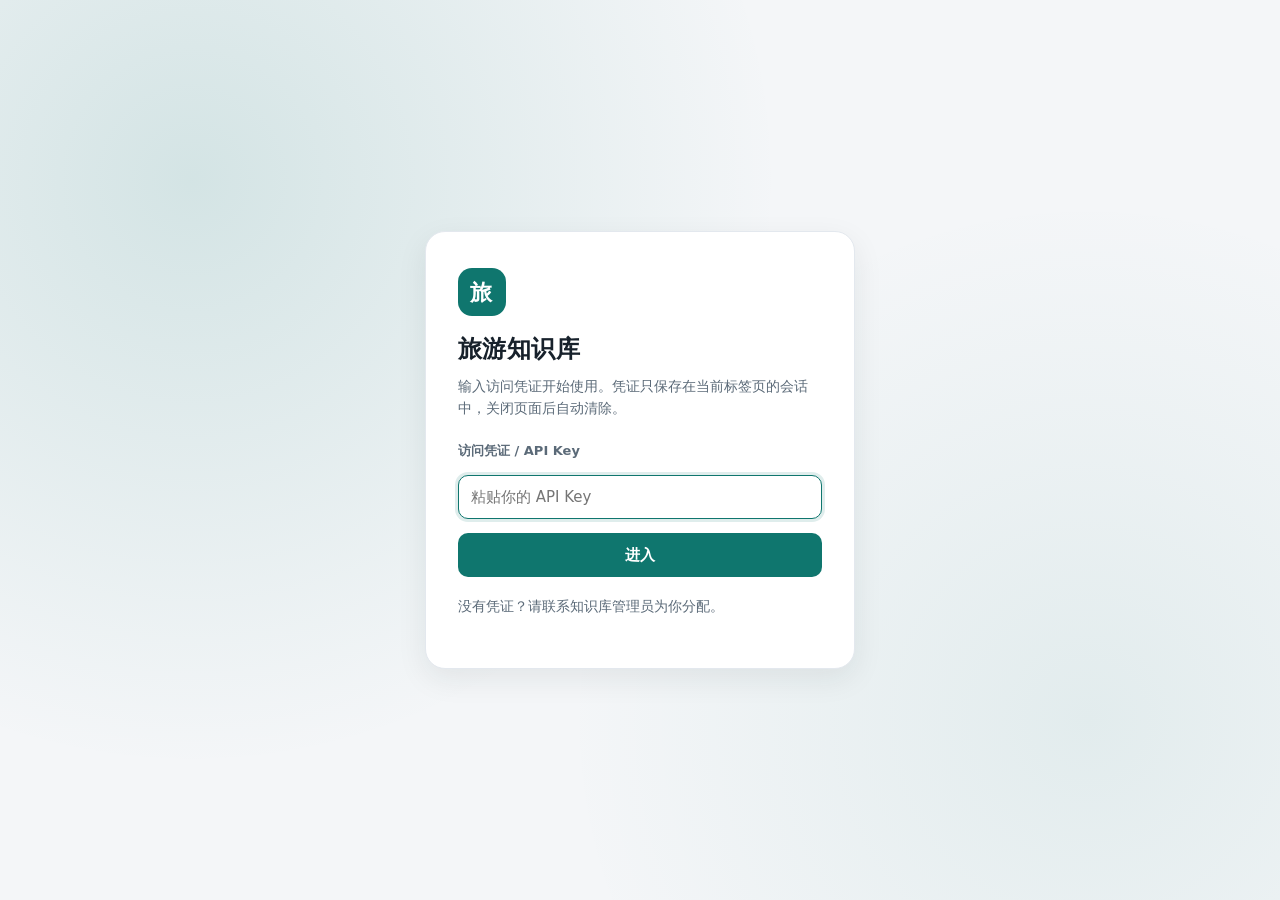
<file: app/static/app/index.html>
<!doctype html>
<html lang="zh-CN">
<head>
  <meta charset="utf-8">
  <meta name="viewport" content="width=device-width, initial-scale=1">
  <title>旅游知识库 · 智能旅行助手</title>
  <link rel="stylesheet" href="app.css">
</head>
<body>
  <div id="credential-gate" class="gate">
    <div class="gate-card">
      <div class="brand-mark">旅</div>
      <h1>旅游知识库</h1>
      <p class="muted">输入访问凭证开始使用。凭证只保存在当前标签页的会话中，关闭页面后自动清除。</p>
      <form id="gate-form" novalidate>
        <label class="field-label" for="api-key">访问凭证 / API Key</label>
        <input id="api-key" type="password" autocomplete="off" placeholder="粘贴你的 API Key" required>
        <p id="gate-error" class="error" role="alert" hidden></p>
        <button id="gate-submit" class="primary block" type="submit">进入</button>
      </form>
      <p class="gate-hint muted">没有凭证？请联系知识库管理员为你分配。</p>
    </div>
  </div>

  <div id="workspace" class="workspace" hidden>
    <header class="topbar">
      <div class="brand">
        <div class="brand-mark small">旅</div>
        <div>
          <div class="brand-name">旅游知识库</div>
          <div class="brand-sub">智能旅行助手</div>
        </div>
      </div>
      <nav class="tabs" role="tablist" aria-label="功能">
        <button class="tab active" data-tab="chat" role="tab" type="button">问答</button>
        <button class="tab" data-tab="search" role="tab" type="button">检索</button>
        <button class="tab" data-tab="plan" role="tab" type="button">行程</button>
        <button class="tab" data-tab="recommend" role="tab" type="button">推荐</button>
      </nav>
      <div class="topbar-actions">
        <span id="connection" class="pill">未连接</span>
        <button id="change-key" class="ghost small" type="button">更换凭证</button>
      </div>
    </header>

    <main class="main">
      <section id="panel-chat" class="panel active">
        <div class="panel-head">
          <div>
            <h1>知识库问答</h1>
            <p class="muted">基于已导入的旅游资料回答，并标注引用来源。</p>
          </div>
          <button id="new-chat" class="ghost" type="button">新对话</button>
        </div>

        <div id="chat-log" class="chat-log" aria-live="polite"></div>

        <form id="chat-form" class="chat-form">
          <textarea id="chat-input" rows="2" maxlength="1000" placeholder="输入你的问题，Enter 发送，Shift+Enter 换行"></textarea>
          <button id="chat-send" class="primary" type="submit">发送</button>
        </form>
        <p id="chat-status" class="status muted" role="status"></p>
      </section>

      <section id="panel-search" class="panel">
        <div class="panel-head">
          <div>
            <h1>知识检索</h1>
            <p class="muted">直接查看知识库命中的原始片段，适合核对资料来源。</p>
          </div>
        </div>
        <form id="search-form" class="card toolbar">
          <input id="search-query" placeholder="输入检索问题，例如：三亚亲子景点推荐" maxlength="1000" required>
          <select id="search-mode" aria-label="检索模式">
            <option value="hybrid">混合检索</option>
            <option value="dense">语义检索</option>
            <option value="sparse">关键词检索</option>
          </select>
          <input id="search-topk" type="number" min="1" max="20" value="5" aria-label="结果数量">
          <input id="search-city" list="city-options" placeholder="城市（可选）" aria-label="城市">
          <input id="search-type" list="type-options" placeholder="内容类型（可选）" aria-label="内容类型">
          <button id="search-submit" class="primary" type="submit">检索</button>
        </form>
        <p id="search-status" class="status muted" role="status"></p>
        <div id="search-results" class="results"></div>
      </section>

      <section id="panel-plan" class="panel">
        <div class="panel-head">
          <div>
            <h1>行程规划</h1>
            <p class="muted">填写偏好，生成带来源的逐日行程与预算参考。</p>
          </div>
        </div>
        <form id="plan-form" class="card form-grid">
          <label class="field">
            <span class="field-label">目的地</span>
            <input id="plan-destination" list="city-options" maxlength="50" placeholder="例如：三亚" required>
          </label>
          <label class="field">
            <span class="field-label">天数</span>
            <input id="plan-days" type="number" min="1" max="10" value="3">
          </label>
          <label class="field">
            <span class="field-label">出行人数</span>
            <input id="plan-travelers" type="number" min="1" max="20" value="2">
          </label>
          <label class="field">
            <span class="field-label">同行类型</span>
            <select id="plan-type">
              <option value="solo">独自出行</option>
              <option value="couple" selected>情侣 / 夫妻</option>
              <option value="family">亲子家庭</option>
              <option value="elderly">长辈同行</option>
              <option value="friends">朋友结伴</option>
            </select>
          </label>
          <label class="field">
            <span class="field-label">节奏</span>
            <select id="plan-pace">
              <option value="relaxed">轻松</option>
              <option value="balanced" selected>适中</option>
              <option value="intensive">紧凑</option>
            </select>
          </label>
          <label class="field">
            <span class="field-label">总预算（元，可选）</span>
            <input id="plan-budget" type="number" min="0" placeholder="例如：5000">
          </label>
          <label class="field">
            <span class="field-label">住宿偏好（可选）</span>
            <input id="plan-hotel" maxlength="50" placeholder="例如：海景酒店">
          </label>
          <label class="field span-2">
            <span class="field-label">兴趣（逗号分隔，最多 5 个）</span>
            <input id="plan-interests" placeholder="例如：海鲜、海滩、亲子">
          </label>
          <label class="field span-2">
            <span class="field-label">补充说明（可选）</span>
            <textarea id="plan-notes" rows="2" maxlength="500" placeholder="例如：带 5 岁小孩，希望少走路"></textarea>
          </label>
          <div class="span-2 form-actions">
            <button id="plan-submit" class="primary" type="submit">生成行程</button>
            <span id="plan-status" class="status muted" role="status"></span>
          </div>
        </form>
        <div id="plan-result" class="results"></div>
      </section>

      <section id="panel-recommend" class="panel">
        <div class="panel-head">
          <div>
            <h1>旅行推荐</h1>
            <p class="muted">按景点、美食、酒店或线路获取推荐清单。</p>
          </div>
        </div>
        <form id="recommend-form" class="card form-grid">
          <label class="field">
            <span class="field-label">目的地</span>
            <input id="recommend-destination" list="city-options" maxlength="50" placeholder="例如：三亚" required>
          </label>
          <label class="field">
            <span class="field-label">推荐类别</span>
            <select id="recommend-category">
              <option value="综合" selected>综合</option>
              <option value="景点">景点</option>
              <option value="美食">美食</option>
              <option value="酒店">酒店</option>
              <option value="线路">线路</option>
            </select>
          </label>
          <label class="field">
            <span class="field-label">结果数量</span>
            <input id="recommend-topk" type="number" min="1" max="10" value="5">
          </label>
          <label class="field">
            <span class="field-label">同行类型</span>
            <select id="recommend-type">
              <option value="solo">独自出行</option>
              <option value="couple" selected>情侣 / 夫妻</option>
              <option value="family">亲子家庭</option>
              <option value="elderly">长辈同行</option>
              <option value="friends">朋友结伴</option>
            </select>
          </label>
          <label class="field span-2">
            <span class="field-label">兴趣（逗号分隔，最多 5 个）</span>
            <input id="recommend-interests" placeholder="例如：海鲜、日落、拍照">
          </label>
          <label class="field span-2">
            <span class="field-label">补充说明（可选）</span>
            <textarea id="recommend-notes" rows="2" maxlength="500" placeholder="例如：预算有限，偏好本地人常去的地方"></textarea>
          </label>
          <div class="span-2 form-actions">
            <button id="recommend-submit" class="primary" type="submit">获取推荐</button>
            <span id="recommend-status" class="status muted" role="status"></span>
          </div>
        </form>
        <div id="recommend-result" class="results"></div>
      </section>
    </main>
  </div>

  <datalist id="city-options"></datalist>
  <datalist id="type-options"></datalist>
  <div id="toast" class="toast" role="status" aria-live="polite"></div>

  <template id="chat-empty-template">
    <div class="chat-empty">
      <p class="muted">从知识库里找答案。可以试试：</p>
      <div class="suggestions">
        <button class="suggestion" type="button" data-prompt="三亚有哪些适合亲子的景点？">三亚亲子景点</button>
        <button class="suggestion" type="button" data-prompt="去三亚三天怎么安排行程？">三亚三日行程</button>
        <button class="suggestion" type="button" data-prompt="三亚有哪些值得推荐的海鲜餐厅？">三亚海鲜推荐</button>
      </div>
    </div>
  </template>

  <script src="app.js"></script>
</body>
</html>
</file>
<file: app/static/app/app.css>
:root {
  --bg: #f4f6f8;
  --surface: #ffffff;
  --ink: #17212b;
  --ink-soft: #5b6a78;
  --line: #e3e8ee;
  --accent: #0f766e;
  --accent-strong: #0b5d57;
  --accent-soft: #e6f4f1;
  --danger: #b42318;
  --danger-soft: #fef3f2;
  --warning: #b45309;
  --warning-soft: #fffbeb;
  --radius: 14px;
  --shadow: 0 10px 30px rgba(23, 33, 43, 0.08);
  --font: "Segoe UI", "PingFang SC", "Hiragino Sans GB", "Microsoft YaHei", system-ui, sans-serif;
}

* {
  box-sizing: border-box;
}

[hidden] {
  display: none !important;
}

html,
body {
  margin: 0;
  min-height: 100%;
}

body {
  background: var(--bg);
  color: var(--ink);
  font-family: var(--font);
  font-size: 15px;
  line-height: 1.6;
}

h1,
h2,
h3,
p {
  margin: 0;
}

button,
input,
select,
textarea {
  font: inherit;
  color: inherit;
}

button {
  cursor: pointer;
}

a {
  color: var(--accent);
}

.muted {
  color: var(--ink-soft);
}

.small {
  font-size: 13px;
}

.error {
  color: var(--danger);
  font-size: 13px;
}

/* ---------- credential gate ---------- */

.gate {
  min-height: 100vh;
  display: grid;
  place-items: center;
  padding: 24px;
  background:
    radial-gradient(circle at 15% 20%, rgba(15, 118, 110, 0.14), transparent 45%),
    radial-gradient(circle at 85% 80%, rgba(15, 118, 110, 0.08), transparent 40%),
    var(--bg);
}

.gate-card {
  width: min(430px, 100%);
  padding: 36px 32px 28px;
  background: var(--surface);
  border: 1px solid var(--line);
  border-radius: 20px;
  box-shadow: var(--shadow);
}

.gate-card h1 {
  margin: 14px 0 6px;
  font-size: 24px;
  letter-spacing: 0.02em;
}

.gate-card > .muted {
  margin-bottom: 22px;
  font-size: 14px;
}

.gate-card form {
  display: grid;
  gap: 8px;
}

.gate-card .primary.block {
  margin-top: 6px;
}

.gate-hint {
  margin-top: 18px;
  font-size: 13px;
}

.brand-mark {
  width: 48px;
  height: 48px;
  display: grid;
  place-items: center;
  border-radius: 14px;
  background: var(--accent);
  color: #fff;
  font-size: 22px;
  font-weight: 700;
  letter-spacing: 0.06em;
}

.brand-mark.small {
  width: 36px;
  height: 36px;
  border-radius: 10px;
  font-size: 17px;
}

/* ---------- workspace shell ---------- */

.workspace {
  min-height: 100vh;
  display: flex;
  flex-direction: column;
}

.topbar {
  position: sticky;
  top: 0;
  z-index: 20;
  display: flex;
  align-items: center;
  gap: 24px;
  padding: 12px 24px;
  background: rgba(255, 255, 255, 0.92);
  border-bottom: 1px solid var(--line);
  backdrop-filter: blur(10px);
}

.brand {
  display: flex;
  align-items: center;
  gap: 10px;
  flex-shrink: 0;
}

.brand-name {
  font-weight: 650;
  letter-spacing: 0.02em;
}

.brand-sub {
  font-size: 12px;
  color: var(--ink-soft);
}

.tabs {
  display: flex;
  gap: 4px;
  padding: 4px;
  margin: 0 auto;
  background: var(--bg);
  border-radius: 999px;
}

.tab {
  padding: 7px 20px;
  border: 0;
  border-radius: 999px;
  background: transparent;
  color: var(--ink-soft);
  font-weight: 550;
  transition: background 0.15s, color 0.15s;
}

.tab:hover {
  color: var(--ink);
}

.tab.active {
  background: var(--surface);
  color: var(--accent-strong);
  box-shadow: 0 1px 4px rgba(23, 33, 43, 0.12);
}

.topbar-actions {
  display: flex;
  align-items: center;
  gap: 10px;
  flex-shrink: 0;
}

.pill {
  display: inline-flex;
  align-items: center;
  gap: 6px;
  padding: 4px 11px;
  border-radius: 999px;
  background: var(--bg);
  color: var(--ink-soft);
  font-size: 12px;
  white-space: nowrap;
}

.pill.ok {
  background: var(--accent-soft);
  color: var(--accent-strong);
}

.pill.warn {
  background: var(--warning-soft);
  color: var(--warning);
}

.main {
  width: min(1020px, 100%);
  margin: 0 auto;
  padding: 28px 24px 56px;
  flex: 1;
}

.panel {
  display: none;
}

.panel.active {
  display: block;
}

.panel-head {
  display: flex;
  align-items: flex-start;
  justify-content: space-between;
  gap: 16px;
  margin-bottom: 18px;
}

.panel-head h1 {
  font-size: 22px;
  letter-spacing: 0.01em;
}

.panel-head .muted {
  margin-top: 4px;
  font-size: 14px;
}

/* ---------- controls ---------- */

.primary,
.ghost {
  display: inline-flex;
  align-items: center;
  justify-content: center;
  gap: 6px;
  padding: 9px 18px;
  border-radius: 10px;
  border: 1px solid transparent;
  font-weight: 600;
  transition: background 0.15s, border-color 0.15s, color 0.15s;
}

.primary {
  background: var(--accent);
  color: #fff;
}

.primary:hover:not(:disabled) {
  background: var(--accent-strong);
}

.primary:disabled {
  opacity: 0.6;
  cursor: progress;
}

.ghost {
  background: var(--surface);
  border-color: var(--line);
  color: var(--ink-soft);
}

.ghost:hover {
  border-color: var(--accent);
  color: var(--accent-strong);
}

.ghost.small,
.primary.small {
  padding: 5px 12px;
  font-size: 13px;
}

.primary.block {
  width: 100%;
}

.primary.danger {
  background: var(--danger);
}

.primary.danger:hover {
  background: #912018;
}

input,
select,
textarea {
  width: 100%;
  padding: 9px 12px;
  background: var(--surface);
  border: 1px solid var(--line);
  border-radius: 10px;
  outline: none;
  transition: border-color 0.15s, box-shadow 0.15s;
}

input:focus,
select:focus,
textarea:focus {
  border-color: var(--accent);
  box-shadow: 0 0 0 3px rgba(15, 118, 110, 0.13);
}

textarea {
  resize: vertical;
  line-height: 1.55;
}

.field-label {
  display: block;
  margin-bottom: 5px;
  color: var(--ink-soft);
  font-size: 13px;
  font-weight: 600;
}

.card {
  padding: 20px;
  background: var(--surface);
  border: 1px solid var(--line);
  border-radius: var(--radius);
}

.card h2 {
  margin-bottom: 10px;
  font-size: 17px;
}

.toolbar {
  display: grid;
  grid-template-columns: minmax(220px, 2fr) repeat(4, minmax(90px, 1fr)) auto;
  gap: 10px;
  align-items: center;
}

.form-grid {
  display: grid;
  grid-template-columns: repeat(2, minmax(0, 1fr));
  gap: 14px 18px;
}

.form-grid .field {
  display: block;
}

.form-grid textarea {
  min-height: 60px;
}

.span-2 {
  grid-column: span 2;
}

.form-actions {
  display: flex;
  align-items: center;
  gap: 14px;
  padding-top: 2px;
}

.status {
  min-height: 22px;
  margin: 10px 0;
  font-size: 13px;
}

.status:empty {
  margin: 0;
  min-height: 0;
}

/* ---------- chat ---------- */

.chat-log {
  display: flex;
  flex-direction: column;
  gap: 16px;
  min-height: 320px;
  max-height: calc(100vh - 330px);
  overflow-y: auto;
  padding: 8px 4px 16px;
  scroll-behavior: smooth;
}

.chat-empty {
  margin: auto;
  padding: 40px 0;
  text-align: center;
}

.suggestions {
  display: flex;
  flex-wrap: wrap;
  justify-content: center;
  gap: 10px;
  margin-top: 16px;
}

.suggestion {
  padding: 8px 16px;
  border: 1px solid var(--line);
  border-radius: 999px;
  background: var(--surface);
  color: var(--ink-soft);
  font-size: 14px;
  transition: border-color 0.15s, color 0.15s;
}

.suggestion:hover {
  border-color: var(--accent);
  color: var(--accent-strong);
}

.message {
  display: flex;
  flex-direction: column;
  gap: 6px;
  max-width: 82%;
}

.message.user {
  align-self: flex-end;
  align-items: flex-end;
}

.message.assistant {
  align-self: flex-start;
}

.bubble {
  padding: 12px 16px;
  border-radius: 16px;
  border: 1px solid var(--line);
  background: var(--surface);
  box-shadow: 0 2px 8px rgba(23, 33, 43, 0.04);
}

.message.user .bubble {
  background: var(--accent);
  border-color: var(--accent);
  color: #fff;
  border-bottom-right-radius: 5px;
}

.message.assistant .bubble {
  border-bottom-left-radius: 5px;
}

.bubble-body {
  white-space: pre-wrap;
  word-break: break-word;
}

.bubble-body.typing::after {
  content: "▍";
  margin-left: 2px;
  color: var(--accent);
  animation: blink 1s steps(1) infinite;
}

@keyframes blink {
  50% {
    opacity: 0;
  }
}

.message-meta {
  display: flex;
  flex-wrap: wrap;
  align-items: center;
  gap: 8px;
  padding: 0 4px;
  color: var(--ink-soft);
  font-size: 12px;
}

.intent-tag {
  padding: 2px 8px;
  border-radius: 999px;
  background: var(--accent-soft);
  color: var(--accent-strong);
}

.citations {
  margin-top: 4px;
  padding: 10px 14px;
  background: var(--surface);
  border: 1px solid var(--line);
  border-radius: 12px;
  font-size: 13px;
}

.citations summary {
  cursor: pointer;
  color: var(--ink-soft);
  font-weight: 600;
}

.citation-list {
  margin: 10px 0 0;
  padding-left: 20px;
  display: grid;
  gap: 8px;
}

.citation-list li {
  word-break: break-word;
}

.citation-list .muted {
  font-size: 12px;
}

.chat-form {
  display: flex;
  gap: 10px;
  align-items: flex-end;
  padding: 12px;
  background: var(--surface);
  border: 1px solid var(--line);
  border-radius: var(--radius);
  box-shadow: var(--shadow);
}

.chat-form textarea {
  flex: 1;
  border: 0;
  padding: 6px 4px;
  min-height: 48px;
  max-height: 160px;
  box-shadow: none;
}

.chat-form textarea:focus {
  box-shadow: none;
}

.chat-form textarea:disabled {
  background: transparent;
  color: var(--ink-soft);
}

/* ---------- results ---------- */

.results {
  display: grid;
  gap: 14px;
  margin-top: 16px;
}

.results:empty {
  margin-top: 0;
}

.result-head {
  display: grid;
  gap: 6px;
}

.result-head h2 {
  margin: 0;
}

.chips {
  display: flex;
  flex-wrap: wrap;
  gap: 8px;
}

.chip {
  padding: 3px 10px;
  border-radius: 999px;
  background: var(--accent-soft);
  color: var(--accent-strong);
  font-size: 12px;
}

.citation-card h3 {
  margin-bottom: 6px;
  font-size: 16px;
}

.citation-body {
  margin-top: 10px;
  color: var(--ink-soft);
  font-size: 14px;
  white-space: pre-wrap;
  word-break: break-word;
}

.citation-card .pill {
  margin-bottom: 4px;
}

/* ---------- itinerary ---------- */

.day-card {
  display: grid;
  gap: 10px;
}

.day-head {
  display: flex;
  align-items: baseline;
  gap: 10px;
}

.day-index {
  padding: 3px 10px;
  border-radius: 999px;
  background: var(--accent);
  color: #fff;
  font-size: 12px;
  font-weight: 600;
  white-space: nowrap;
}

.day-head h3 {
  font-size: 17px;
}

.stops {
  display: grid;
  gap: 12px;
  margin: 0;
  padding: 0;
  list-style: none;
}

.stop {
  display: flex;
  gap: 12px;
  padding-top: 12px;
  border-top: 1px dashed var(--line);
}

.stop:first-child {
  padding-top: 0;
  border-top: 0;
}

.time-tag {
  flex-shrink: 0;
  width: 46px;
  padding-top: 1px;
  color: var(--accent-strong);
  font-size: 12px;
  font-weight: 700;
}

.stop-body {
  display: grid;
  gap: 3px;
}

.stop-body p {
  color: var(--ink-soft);
  font-size: 14px;
}

.stop-body .tip {
  color: var(--warning);
  font-size: 13px;
}

.budget-grid {
  display: grid;
  grid-template-columns: repeat(auto-fit, minmax(110px, 1fr));
  gap: 10px;
  margin-top: 12px;
}

.budget-item {
  padding: 10px 12px;
  background: var(--bg);
  border-radius: 10px;
}

.budget-item .label {
  display: block;
  color: var(--ink-soft);
  font-size: 12px;
}

.budget-item .value {
  font-size: 17px;
  font-weight: 650;
}

.budget-item.total {
  background: var(--accent-soft);
}

.budget-item.total .value {
  color: var(--accent-strong);
}

.bullet-list {
  display: grid;
  gap: 6px;
  margin: 10px 0 0;
  padding-left: 20px;
  color: var(--ink-soft);
  font-size: 14px;
}

.rec-grid {
  display: grid;
  grid-template-columns: repeat(auto-fill, minmax(260px, 1fr));
  gap: 14px;
}

.rec-card {
  display: grid;
  gap: 8px;
  align-content: start;
}

.rec-card h3 {
  font-size: 16px;
}

.rec-category {
  justify-self: start;
}

/* ---------- feedback ---------- */

.toast {
  position: fixed;
  left: 50%;
  bottom: 28px;
  z-index: 60;
  padding: 10px 18px;
  border-radius: 10px;
  background: var(--ink);
  color: #fff;
  font-size: 14px;
  opacity: 0;
  transform: translate(-50%, 12px);
  pointer-events: none;
  transition: opacity 0.2s, transform 0.2s;
}

.toast.show {
  opacity: 1;
  transform: translate(-50%, 0);
}

/* ---------- responsive ---------- */

@media (max-width: 900px) {
  .topbar {
    flex-wrap: wrap;
    gap: 10px 16px;
  }

  .tabs {
    order: 3;
    width: 100%;
    overflow-x: auto;
    justify-content: flex-start;
    margin: 0;
  }

  .topbar-actions {
    margin-left: auto;
  }

  .toolbar {
    grid-template-columns: 1fr 1fr;
  }

  .toolbar input:first-child {
    grid-column: span 2;
  }

  .toolbar button {
    grid-column: span 2;
  }

  .chat-log {
    max-height: none;
    min-height: 260px;
  }
}

@media (max-width: 620px) {
  .main {
    padding: 20px 14px 40px;
  }

  .form-grid {
    grid-template-columns: 1fr;
  }

  .span-2 {
    grid-column: span 1;
  }

  .message {
    max-width: 94%;
  }

  .brand-sub {
    display: none;
  }

  .toolbar {
    grid-template-columns: 1fr;
  }

  .toolbar input:first-child,
  .toolbar button {
    grid-column: span 1;
  }
}
</file>
